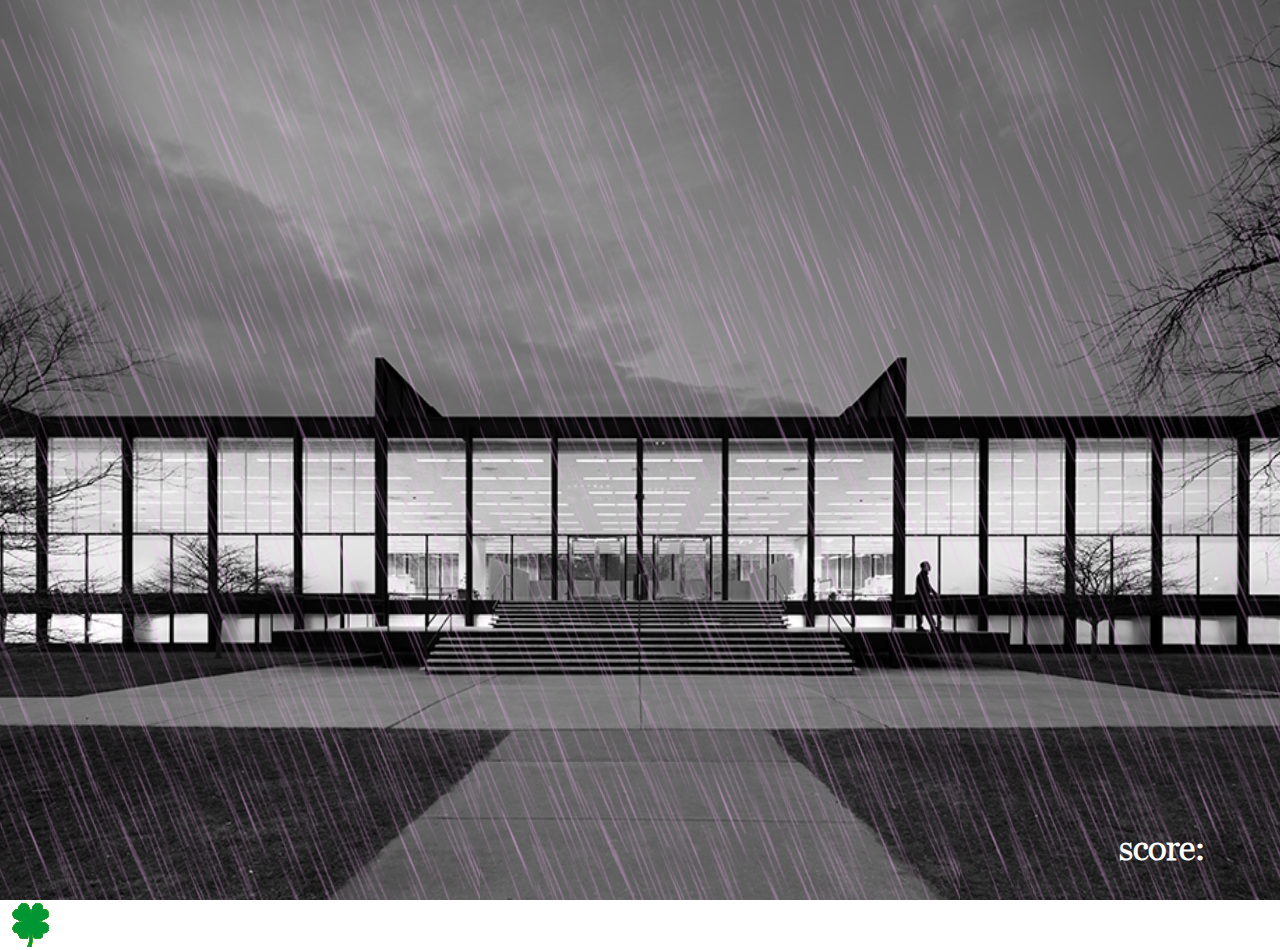
<file: Project-1-Game-Page-Said/gamePage.html>
<!DOCTYPE html>
<html lang="en">
<head>
  <meta charset="UTF-8">
  <title>Catch A Four-Leaf Clover</title>
  <link rel="stylesheet" type="text/css" href="src/gamePage.css">
   <script src="https://ajax.googleapis.com/ajax/libs/jquery/2.2.2/jquery.min.js"></script>
   <script src="src/script1.js"></script>
</head>

<body>

   <div class="rain"></div>
   <h1 class="scorecard">score: </h1>
   <h2></h2>

</body>
</html>
</file>
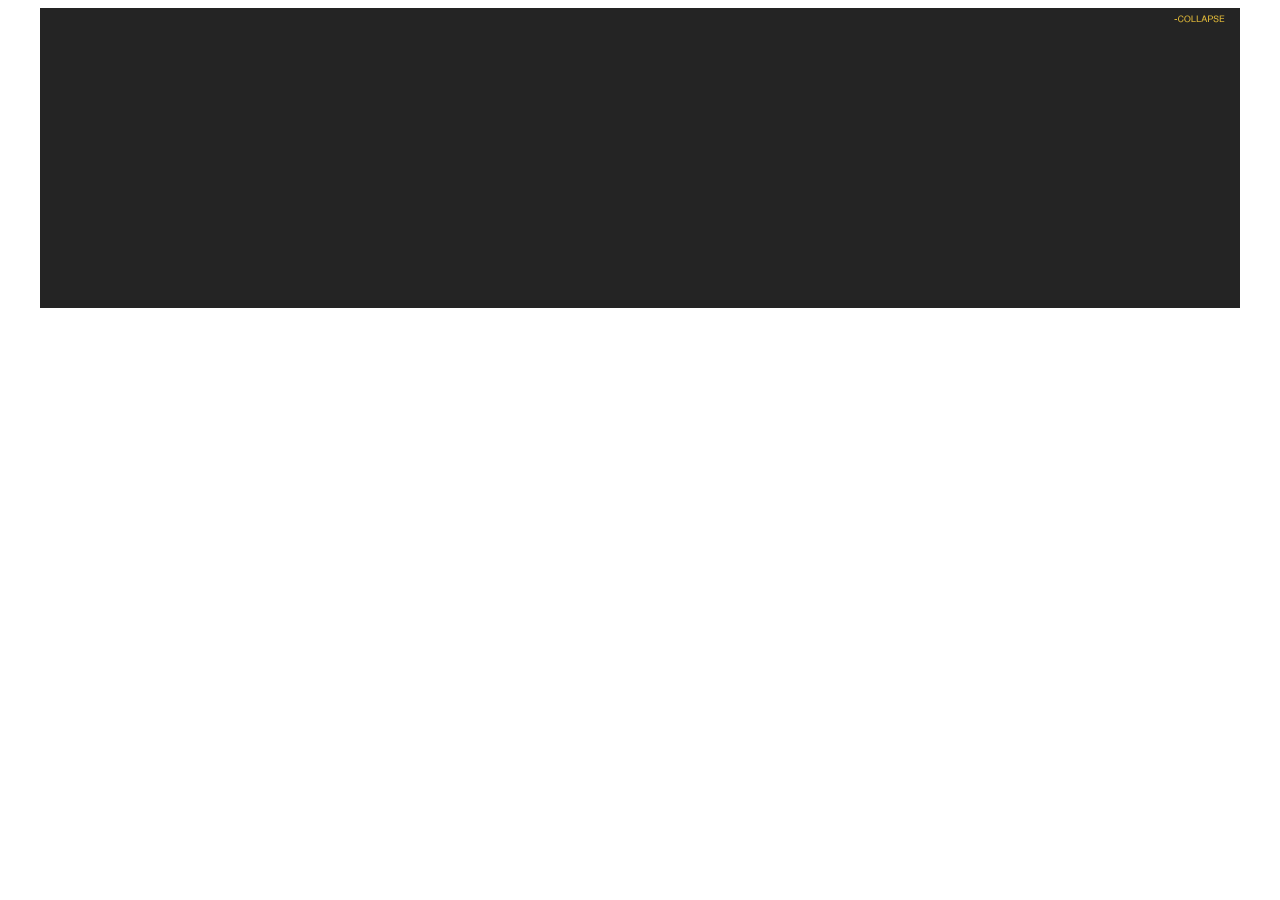
<file: Project-1-Game-Page-Said/src/images/Test Complex.htm>
<!DOCTYPE html>
<!-- saved from url=(0105)file:///Users/Thelonious/Desktop/general-assembly-cloned-gits/projects/Test-Complex-Said-Mayan/index.html -->
<html lang="en"><head><meta http-equiv="Content-Type" content="text/html; charset=UTF-8">
  
  <title>Test Complex</title>
  <script src="./Test Complex_files/jquery-3.3.1.js" integrity="sha256-2Kok7MbOyxpgUVvAk/HJ2jigOSYS2auK4Pfzbm7uH60=" crossorigin="anonymous"></script>
  <link rel="stylesheet" type="text/css" href="./Test Complex_files/style.css">
</head>
<body>

<div class="container" style="background-position: 0px -273.5px; background-image: none;">
  <div>
    <img class="collapseText" src="./Test Complex_files/collapse.png" alt="collapseText">
  </div>
  <div class="waves"></div>
  <div class="wakeUpAndLive-row">
    <img class="wakeUpAndLive" src="./Test Complex_files/wake-up-and-live.png" alt="wakeUpAndLive">
  </div>
  <div class="overlay" style="">
      <img class="aliveInCalifornia" src="./Test Complex_files/alive-in-california.png" alt="aliveInCalifornia">
      <img class="nixon" src="./Test Complex_files/nixon.png" alt="nixon">
  </div>
  <div class="overlay2" style="">
      <img class="nixonWatch" src="./Test Complex_files/nixon-watch.png" alt="nixonWatch">
      <img class="theDiplomat" src="./Test Complex_files/the-diplomat.png" alt="theDiplomat">
      <img class="shopNow" src="./Test Complex_files/shop-now.png" alt="shopNow">
      <img class="nixonCopy" src="./Test Complex_files/nixon-copy.png" alt="nixonCopy">
  </div>
</div>

<script src="./Test Complex_files/script.js"></script>


</body></html>
</file>
<file: Project-1-Game-Page-Said/src/gamePage.css>
body{
  padding: 0;
  margin: 0;
  overflow: hidden;
  background: url('images/SR-Crown-Hall-Ludwig-Mies-van-der-Rohe.jpg') no-repeat center center fixed;
  background-size: cover;
  font-family: 'Miller Banner Light', sans-serif;
}

@font-face {
    font-family:'Miller Banner Light';
    src: url('miller-banner-light.ttf')
}

.rain{
 height: 100vh;
 background-image:url('images/purple-rain.png');
 animation: rain .7s linear infinite;
 z-index: -.5;
}

@keyframes rain
{
 0% {
  background-position: 0% 0%;
 }
 50% {
  background-position: 10% 50%;
 }
 100%{
  background-position: 20% 100%;
 }
}

/*rain animations (with a few changes made by myself) sourced from here: https://www.youtube.com/watch?v=UuGyvCYWI3I*/

.clover-image{
  width: auto;
  height: 50px;
  opacity: .6;
  /*transform: rotate(315deg);*/
  position: absolute;
  transition: 1.5s;
  -webkit-animation: rotatingClovers 4s linear infinite;
  infinite linear;
}

@-webkit-keyframes rotatingClovers {
    0% {
        -webkit-transform: rotate(0deg);
    }
    20% {
        -webkit-transform: rotate(90deg);
    }
    40% {
        -webkit-transform: rotate(-90deg);
    }
    60% {
        -webkit-transform: rotate(90deg);
    }
    80% {
        -webkit-transform: rotate(-90deg);
    }
    100% {
        -webkit-transform: rotate(0deg);
    }
}

/*original rotation keyframe sourced from: https://codepen.io/vitoralberto/pen/OPYyYB*/

.scorecard{
  color: white;
  position: absolute;
  bottom: 10px;
  right: 75px;
}

h2{
  color: white;
  position: absolute;
  top: 10px;
  right: 50px;
}

.hsForm{
  /*font-family: Helvetica, Arial, sans-serif;*/
  background: black;
  margin: auto;
  padding: 0px 50px 75px 50px;
  color: white;
  position:absolute;
  top: 0;
  left: 0;
  bottom: 0;
  right: 0;
  border-radius: 15px;
  height: 200px;
  width: 280px;
  z-index: 1;
  align: center;
  animation: fromRight 3s;
}

@keyframes fromRight {
  from {right: -2000px;}
}
</file>
<file: Project-1-Game-Page-Said/src/images/Test Complex_files/style.css>
.container {
  width: 1200px;
  height: 300px;
  background-size: cover;
  margin: auto;
  background-color: #242424;
  position: relative;
  transition: background ease-in;
  cursor: pointer;
}

.collapseText {
  width: 100%;
  height: 100%;
  display: inline;
  position: absolute;
  top: 0;
  bottom: 0;
  left: 168px;
  right: 0;
  z-index: 1;
}

.collapseText:hover {
  text-decoration: underline;
  text-decoration-color: #D4AF37
}

.waves {
  position: absolute;
  top: 0;
  bottom: 0;
  left: 0;
  right: 0;
}

.overlay {
  width: 100%;
  height: 100%;
  margin: auto;
  background-color:rgba(0, 0, 0, 0.7);
  position: absolute;
  top: 0;
  bottom: 0;
  right: 0;
  left: 0;
}

.wakeUpAndLive {
  width: 100%;
  height: 100%;
  position: absolute;
  animation: moveDownWake 5s ease forwards;
  opacity: 0;
/*  background-image: url(./images/wake-up-and-live.png);*/
}

 @keyframes moveDownWake {
  40% {top:-20px; opacity: 0;}
  70% {top:0px; opacity: 1;}
  80% {top:0px; opacity: 1}
  85% {top:0px; opacity: 1}
}

.aliveInCalifornia {
  width: 110%;
  height: 110%;
  position: absolute;
  top: -20px;
  left: -8%;
  animation: moveDownAlive 5s ease forwards;
  opacity: 0;
}

 @keyframes moveDownAlive {
  10% {top:-40px; opacity: 0;}
  30% {top:-20px; opacity: 1;}
  50% {top:-20px; opacity: 1;}
  70% {top:-20px; opacity: 1;}
}


.nixon {
  width: 110%;
  height: 110%;
  position: absolute;
  top: -20px;
  right: -6%;
  animation: moveDownNixon 5s ease forwards;
  opacity: 0;
}

 @keyframes moveDownNixon {
  30% {top:-40px; opacity: 0;}
  50% {top:-20px; opacity: 1;}
  70% {top:-20px; opacity: 1;}
}

.overlay2 {
  width: 100%;
  height: 100%;
  margin: auto;
  background-color: #242424;
  opacity: .91;
  position: absolute;
  top: 0;
  bottom: 0;
  right: 0;
  left: 0;
}

.nixonWatch {
  width: 100%;
  height: 100%;
  position: absolute;
  opacity: 1;
  animation: fadein 1s;
}

@keyframes fadein {
  0% { opacity: 0;}
}

.theDiplomat {
  width: 100%;
  height: 100%;
  position: absolute;
  opacity: 1;
  animation: fadeinDiplomat 5s ease forwards;
}

@keyframes fadeinDiplomat {
    0% { opacity: 0;}
    25% { opacity: 0; }
}

.shopNow {
  width: 100%;
  height: 100%;
  position: absolute;
  opacity: 1;
  animation: fadeinShopNow 5s ease forwards;
}

@keyframes fadeinShopNow {
    0% { opacity: 0;}
    50% { opacity: 0; }
}

.nixonCopy {
  width: 100%;
  height: 100%;
  position: absolute;
  top: 0px;
  opacity: 1;
  animation: fadeinNixonCopy 5s ease forwards;
}

@keyframes fadeinNixonCopy {
  0% {
    opacity: 0;
  }
  75% {
      top:-15px;
      opacity: 0;
    }
}
</file>
